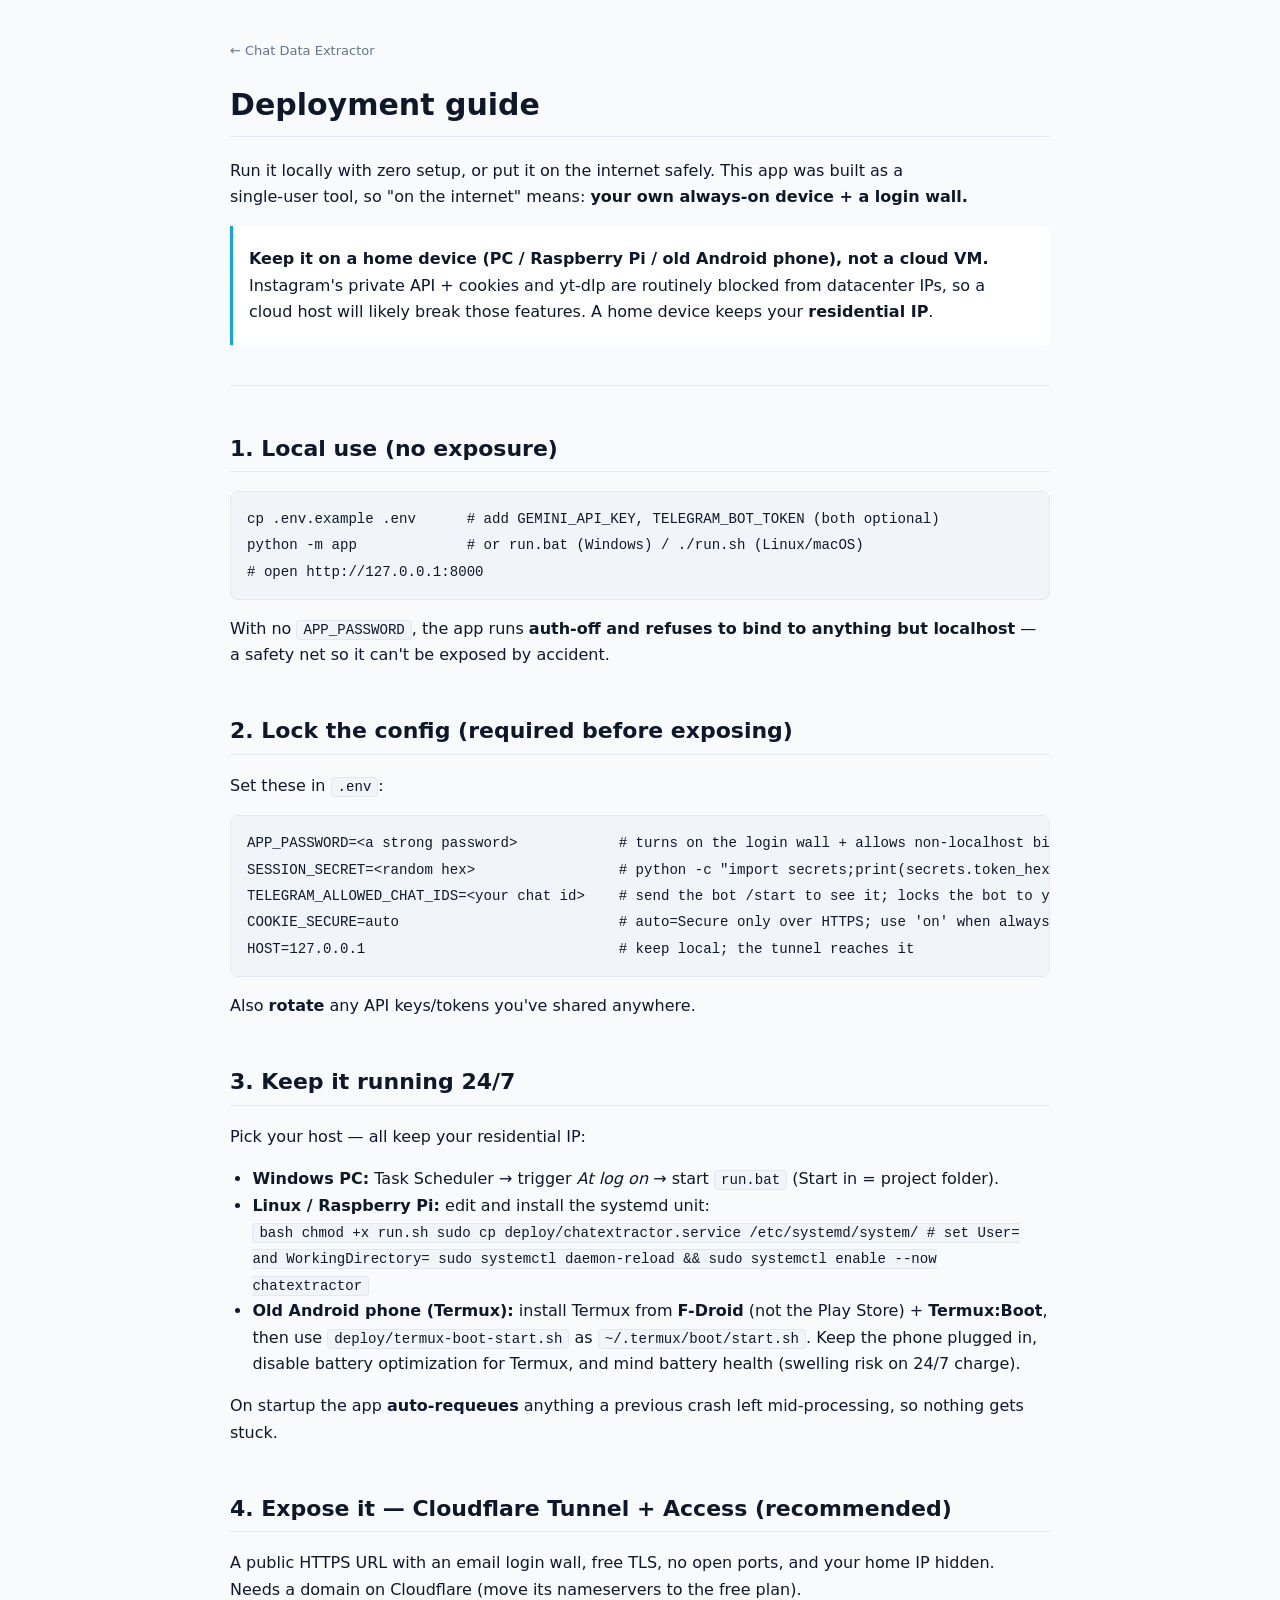
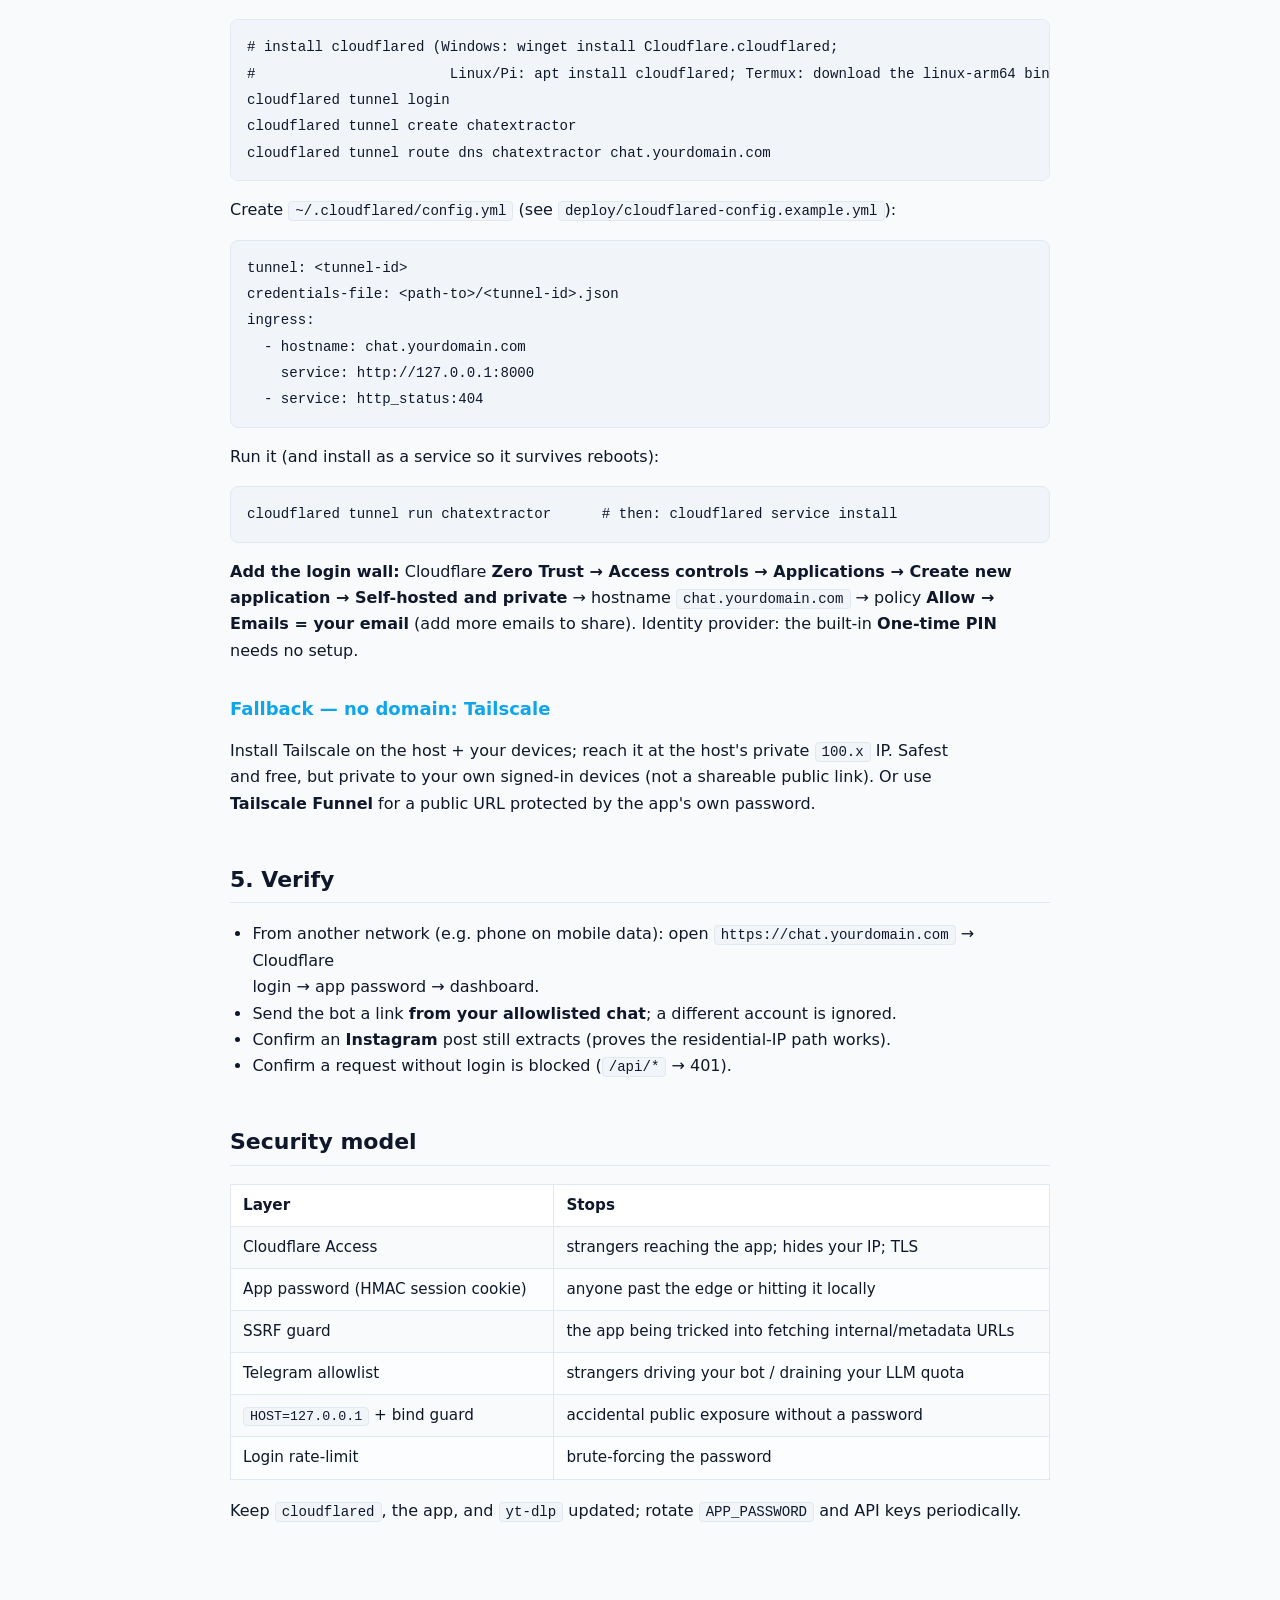
<file: DEPLOYMENT.html>
<!doctype html>
<html lang="en">
<head>
<meta charset="utf-8">
<meta name="viewport" content="width=device-width, initial-scale=1">
<title>Deployment guide · Chat Data Extractor</title>
<style>
:root {
  --bg: #f8fafc; --fg: #0f172a; --muted: #64748b; --border: #e2e8f0;
  --card: #ffffff; --code-bg: #f1f5f9; --link: #2563eb; --accent: #0ea5e9;
}
@media (prefers-color-scheme: dark) {
  :root {
    --bg: #0f172a; --fg: #e2e8f0; --muted: #94a3b8; --border: #334155;
    --card: #1e293b; --code-bg: #0b1120; --link: #60a5fa; --accent: #38bdf8;
  }
}
* { box-sizing: border-box; }
html, body { background: var(--bg); color: var(--fg); }
body {
  font: 16px/1.65 -apple-system, BlinkMacSystemFont, "Segoe UI", system-ui, sans-serif;
  margin: 0; padding: 0 20px;
}
main { max-width: 820px; margin: 0 auto; padding: 40px 0 80px; }
h1, h2, h3, h4 { line-height: 1.3; scroll-margin-top: 16px; }
h1 { font-size: 30px; border-bottom: 1px solid var(--border); padding-bottom: 12px; }
h2 { font-size: 22px; margin-top: 2.2em; border-bottom: 1px solid var(--border); padding-bottom: 8px; }
h3 { font-size: 18px; margin-top: 1.8em; color: var(--accent); }
p, li { color: var(--fg); }
a { color: var(--link); text-decoration: none; }
a:hover { text-decoration: underline; }
code { background: var(--code-bg); border: 1px solid var(--border); border-radius: 4px;
  padding: 1px 6px; font-size: 0.88em; font-family: ui-monospace, "Cascadia Code", Consolas, monospace; }
pre { background: var(--code-bg); border: 1px solid var(--border); border-radius: 8px;
  padding: 14px 16px; overflow-x: auto; }
pre code { background: none; border: none; padding: 0; }
blockquote { margin: 1em 0; padding: 4px 16px; border-left: 3px solid var(--accent);
  color: var(--muted); background: var(--card); border-radius: 0 6px 6px 0; }
table { border-collapse: collapse; width: 100%; margin: 1.2em 0; font-size: 0.95em; }
th, td { border: 1px solid var(--border); padding: 8px 12px; text-align: left; vertical-align: top; }
th { background: var(--card); }
tr:nth-child(even) td { background: color-mix(in srgb, var(--card) 50%, transparent); }
hr { border: none; border-top: 1px solid var(--border); margin: 2.5em 0; }
ul, ol { padding-left: 1.4em; }
.doc-nav { font-size: 13px; color: var(--muted); margin-bottom: 24px; }
.doc-nav a { color: var(--muted); }
img { max-width: 100%; }
</style>
</head>
<body>
<main>
<div class="doc-nav"><a href="README.md">&larr; Chat Data Extractor</a></div>
<h1 id="deployment-guide">Deployment guide</h1>
<p>Run it locally with zero setup, or put it on the internet safely. This app was built as a<br />
single-user tool, so "on the internet" means: <strong>your own always-on device + a login wall.</strong></p>
<blockquote>
<p><strong>Keep it on a home device (PC / Raspberry Pi / old Android phone), not a cloud VM.</strong><br />
Instagram's private API + cookies and yt-dlp are routinely blocked from datacenter IPs, so a<br />
cloud host will likely break those features. A home device keeps your <strong>residential IP</strong>.</p>
</blockquote>
<hr />
<h2 id="1-local-use-no-exposure">1. Local use (no exposure)</h2>
<pre><code class="language-bash">cp .env.example .env      # add GEMINI_API_KEY, TELEGRAM_BOT_TOKEN (both optional)
python -m app             # or run.bat (Windows) / ./run.sh (Linux/macOS)
# open http://127.0.0.1:8000
</code></pre>
<p>With no <code>APP_PASSWORD</code>, the app runs <strong>auth-off and refuses to bind to anything but localhost</strong> —<br />
a safety net so it can't be exposed by accident.</p>
<h2 id="2-lock-the-config-required-before-exposing">2. Lock the config (required before exposing)</h2>
<p>Set these in <code>.env</code>:</p>
<pre><code>APP_PASSWORD=&lt;a strong password&gt;            # turns on the login wall + allows non-localhost binding
SESSION_SECRET=&lt;random hex&gt;                 # python -c &quot;import secrets;print(secrets.token_hex(32))&quot;
TELEGRAM_ALLOWED_CHAT_IDS=&lt;your chat id&gt;    # send the bot /start to see it; locks the bot to you
COOKIE_SECURE=auto                          # auto=Secure only over HTTPS; use 'on' when always behind TLS
HOST=127.0.0.1                              # keep local; the tunnel reaches it
</code></pre>
<p>Also <strong>rotate</strong> any API keys/tokens you've shared anywhere.</p>
<h2 id="3-keep-it-running-247">3. Keep it running 24/7</h2>
<p>Pick your host — all keep your residential IP:</p>
<ul>
<li><strong>Windows PC:</strong> Task Scheduler → trigger <em>At log on</em> → start <code>run.bat</code> (Start in = project folder).</li>
<li><strong>Linux / Raspberry Pi:</strong> edit and install the systemd unit:<br />
<code>bash
  chmod +x run.sh
  sudo cp deploy/chatextractor.service /etc/systemd/system/   # set User= and WorkingDirectory=
  sudo systemctl daemon-reload &amp;&amp; sudo systemctl enable --now chatextractor</code></li>
<li><strong>Old Android phone (Termux):</strong> install Termux from <strong>F-Droid</strong> (not the Play Store) + <strong>Termux:Boot</strong>,<br />
  then use <code>deploy/termux-boot-start.sh</code> as <code>~/.termux/boot/start.sh</code>. Keep the phone plugged in,<br />
  disable battery optimization for Termux, and mind battery health (swelling risk on 24/7 charge).</li>
</ul>
<p>On startup the app <strong>auto-requeues</strong> anything a previous crash left mid-processing, so nothing gets stuck.</p>
<h2 id="4-expose-it-cloudflare-tunnel-access-recommended">4. Expose it — Cloudflare Tunnel + Access (recommended)</h2>
<p>A public HTTPS URL with an email login wall, free TLS, no open ports, and your home IP hidden.<br />
Needs a domain on Cloudflare (move its nameservers to the free plan).</p>
<pre><code class="language-bash"># install cloudflared (Windows: winget install Cloudflare.cloudflared;
#                       Linux/Pi: apt install cloudflared; Termux: download the linux-arm64 binary)
cloudflared tunnel login
cloudflared tunnel create chatextractor
cloudflared tunnel route dns chatextractor chat.yourdomain.com
</code></pre>
<p>Create <code>~/.cloudflared/config.yml</code> (see <code>deploy/cloudflared-config.example.yml</code>):</p>
<pre><code class="language-yaml">tunnel: &lt;tunnel-id&gt;
credentials-file: &lt;path-to&gt;/&lt;tunnel-id&gt;.json
ingress:
  - hostname: chat.yourdomain.com
    service: http://127.0.0.1:8000
  - service: http_status:404
</code></pre>
<p>Run it (and install as a service so it survives reboots):</p>
<pre><code class="language-bash">cloudflared tunnel run chatextractor      # then: cloudflared service install
</code></pre>
<p><strong>Add the login wall:</strong> Cloudflare <strong>Zero Trust → Access controls → Applications → Create new<br />
application → Self-hosted and private</strong> → hostname <code>chat.yourdomain.com</code> → policy <strong>Allow →<br />
Emails = your email</strong> (add more emails to share). Identity provider: the built-in <strong>One-time PIN</strong><br />
needs no setup.</p>
<h3 id="fallback-no-domain-tailscale">Fallback — no domain: Tailscale</h3>
<p>Install Tailscale on the host + your devices; reach it at the host's private <code>100.x</code> IP. Safest<br />
and free, but private to your own signed-in devices (not a shareable public link). Or use<br />
<strong>Tailscale Funnel</strong> for a public URL protected by the app's own password.</p>
<h2 id="5-verify">5. Verify</h2>
<ul>
<li>From another network (e.g. phone on mobile data): open <code>https://chat.yourdomain.com</code> → Cloudflare<br />
  login → app password → dashboard.</li>
<li>Send the bot a link <strong>from your allowlisted chat</strong>; a different account is ignored.</li>
<li>Confirm an <strong>Instagram</strong> post still extracts (proves the residential-IP path works).</li>
<li>Confirm a request without login is blocked (<code>/api/*</code> → 401).</li>
</ul>
<h2 id="security-model">Security model</h2>
<table>
<thead>
<tr>
<th>Layer</th>
<th>Stops</th>
</tr>
</thead>
<tbody>
<tr>
<td>Cloudflare Access</td>
<td>strangers reaching the app; hides your IP; TLS</td>
</tr>
<tr>
<td>App password (HMAC session cookie)</td>
<td>anyone past the edge or hitting it locally</td>
</tr>
<tr>
<td>SSRF guard</td>
<td>the app being tricked into fetching internal/metadata URLs</td>
</tr>
<tr>
<td>Telegram allowlist</td>
<td>strangers driving your bot / draining your LLM quota</td>
</tr>
<tr>
<td><code>HOST=127.0.0.1</code> + bind guard</td>
<td>accidental public exposure without a password</td>
</tr>
<tr>
<td>Login rate-limit</td>
<td>brute-forcing the password</td>
</tr>
</tbody>
</table>
<p>Keep <code>cloudflared</code>, the app, and <code>yt-dlp</code> updated; rotate <code>APP_PASSWORD</code> and API keys periodically.</p>
</main>
</body>
</html>
</file>
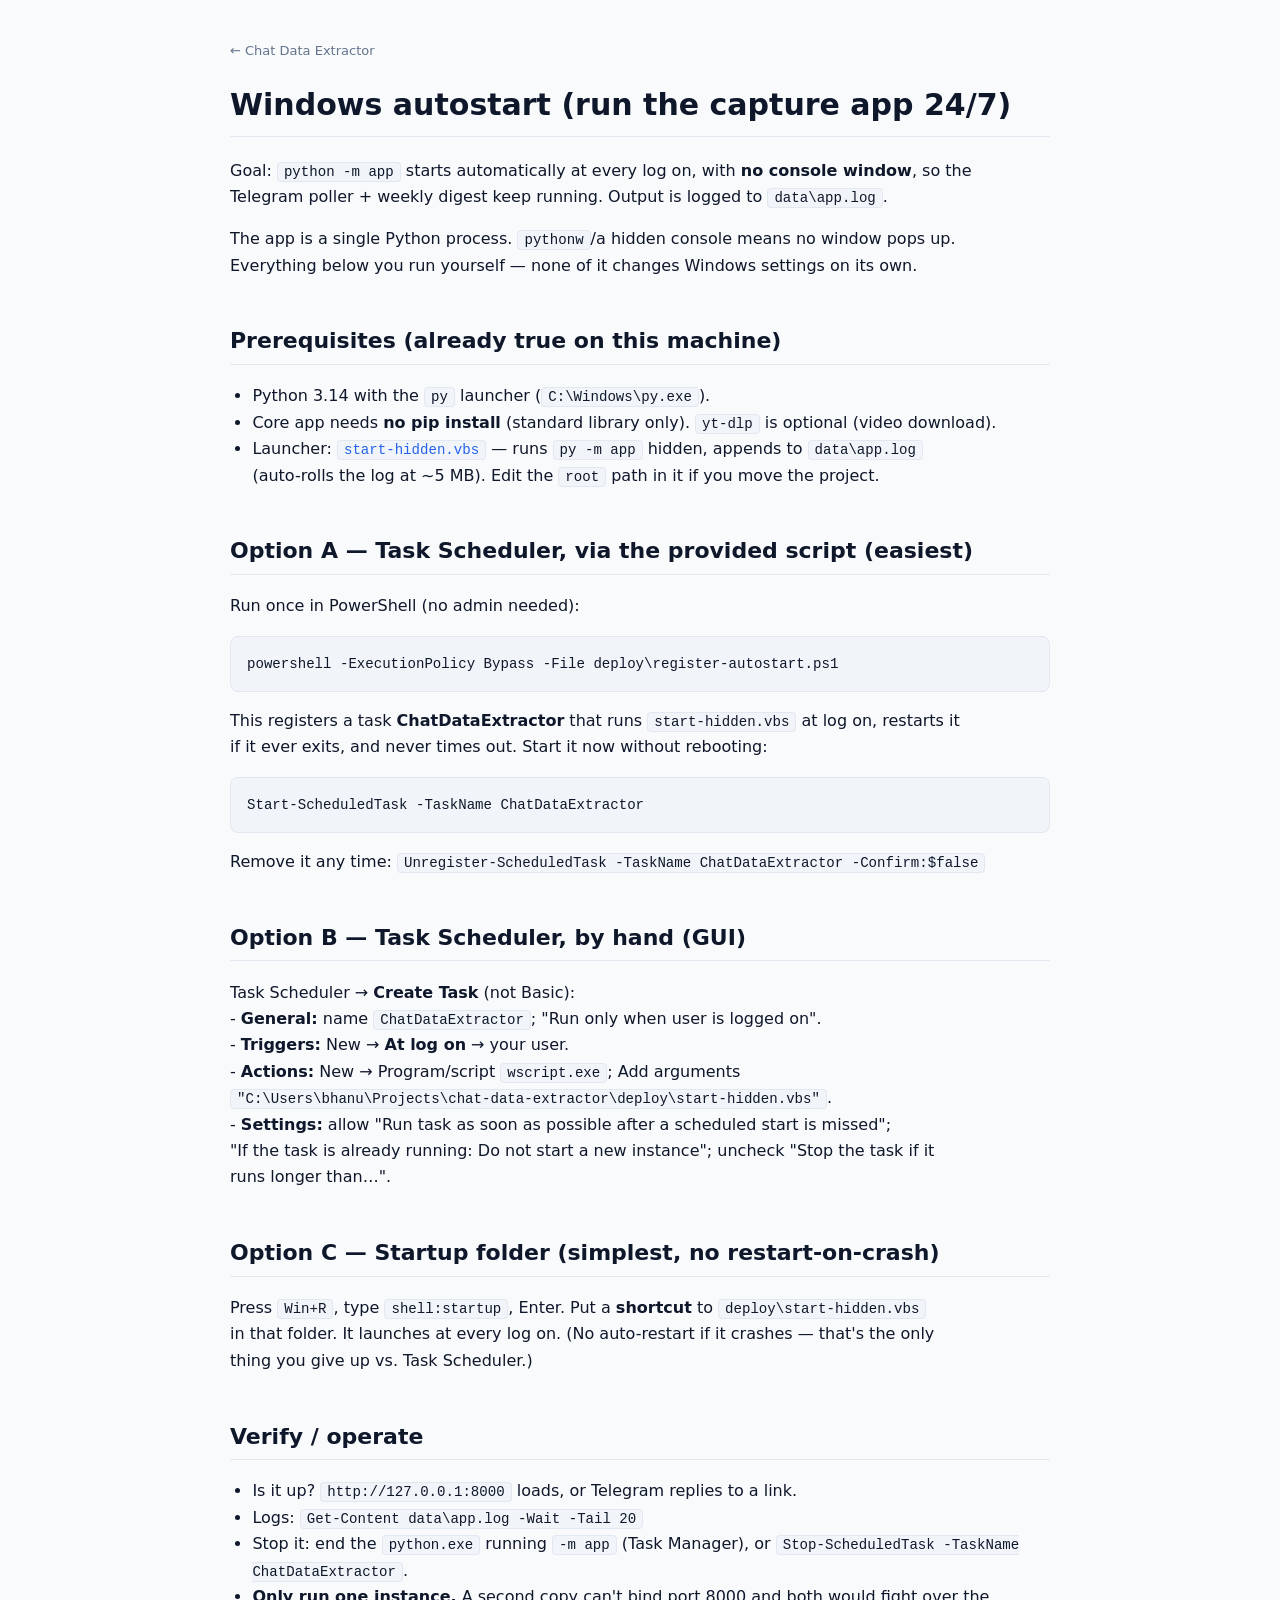
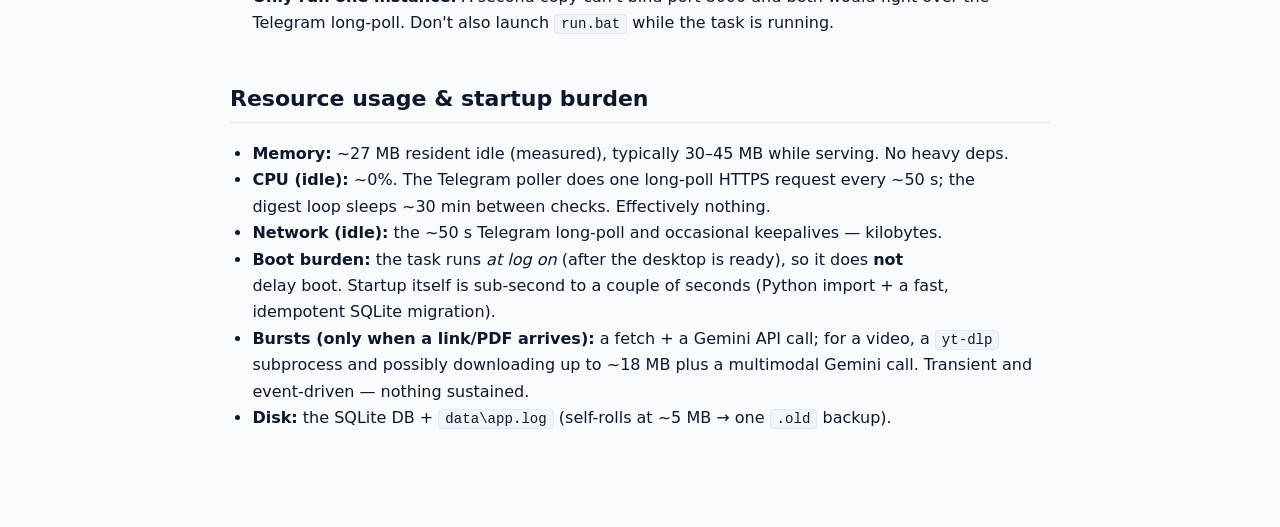
<file: deploy/WINDOWS_AUTOSTART.html>
<!doctype html>
<html lang="en">
<head>
<meta charset="utf-8">
<meta name="viewport" content="width=device-width, initial-scale=1">
<title>Windows autostart (run the capture app 24/7) · Chat Data Extractor</title>
<style>
:root {
  --bg: #f8fafc; --fg: #0f172a; --muted: #64748b; --border: #e2e8f0;
  --card: #ffffff; --code-bg: #f1f5f9; --link: #2563eb; --accent: #0ea5e9;
}
@media (prefers-color-scheme: dark) {
  :root {
    --bg: #0f172a; --fg: #e2e8f0; --muted: #94a3b8; --border: #334155;
    --card: #1e293b; --code-bg: #0b1120; --link: #60a5fa; --accent: #38bdf8;
  }
}
* { box-sizing: border-box; }
html, body { background: var(--bg); color: var(--fg); }
body {
  font: 16px/1.65 -apple-system, BlinkMacSystemFont, "Segoe UI", system-ui, sans-serif;
  margin: 0; padding: 0 20px;
}
main { max-width: 820px; margin: 0 auto; padding: 40px 0 80px; }
h1, h2, h3, h4 { line-height: 1.3; scroll-margin-top: 16px; }
h1 { font-size: 30px; border-bottom: 1px solid var(--border); padding-bottom: 12px; }
h2 { font-size: 22px; margin-top: 2.2em; border-bottom: 1px solid var(--border); padding-bottom: 8px; }
h3 { font-size: 18px; margin-top: 1.8em; color: var(--accent); }
p, li { color: var(--fg); }
a { color: var(--link); text-decoration: none; }
a:hover { text-decoration: underline; }
code { background: var(--code-bg); border: 1px solid var(--border); border-radius: 4px;
  padding: 1px 6px; font-size: 0.88em; font-family: ui-monospace, "Cascadia Code", Consolas, monospace; }
pre { background: var(--code-bg); border: 1px solid var(--border); border-radius: 8px;
  padding: 14px 16px; overflow-x: auto; }
pre code { background: none; border: none; padding: 0; }
blockquote { margin: 1em 0; padding: 4px 16px; border-left: 3px solid var(--accent);
  color: var(--muted); background: var(--card); border-radius: 0 6px 6px 0; }
table { border-collapse: collapse; width: 100%; margin: 1.2em 0; font-size: 0.95em; }
th, td { border: 1px solid var(--border); padding: 8px 12px; text-align: left; vertical-align: top; }
th { background: var(--card); }
tr:nth-child(even) td { background: color-mix(in srgb, var(--card) 50%, transparent); }
hr { border: none; border-top: 1px solid var(--border); margin: 2.5em 0; }
ul, ol { padding-left: 1.4em; }
.doc-nav { font-size: 13px; color: var(--muted); margin-bottom: 24px; }
.doc-nav a { color: var(--muted); }
img { max-width: 100%; }
</style>
</head>
<body>
<main>
<div class="doc-nav"><a href="../README.md">&larr; Chat Data Extractor</a></div>
<h1 id="windows-autostart-run-the-capture-app-247">Windows autostart (run the capture app 24/7)</h1>
<p>Goal: <code>python -m app</code> starts automatically at every log on, with <strong>no console window</strong>, so the<br />
Telegram poller + weekly digest keep running. Output is logged to <code>data\app.log</code>.</p>
<p>The app is a single Python process. <code>pythonw</code>/a hidden console means no window pops up.<br />
Everything below you run yourself — none of it changes Windows settings on its own.</p>
<h2 id="prerequisites-already-true-on-this-machine">Prerequisites (already true on this machine)</h2>
<ul>
<li>Python 3.14 with the <code>py</code> launcher (<code>C:\Windows\py.exe</code>).</li>
<li>Core app needs <strong>no pip install</strong> (standard library only). <code>yt-dlp</code> is optional (video download).</li>
<li>Launcher: <a href="start-hidden.vbs"><code>start-hidden.vbs</code></a> — runs <code>py -m app</code> hidden, appends to <code>data\app.log</code><br />
  (auto-rolls the log at ~5 MB). Edit the <code>root</code> path in it if you move the project.</li>
</ul>
<h2 id="option-a-task-scheduler-via-the-provided-script-easiest">Option A — Task Scheduler, via the provided script (easiest)</h2>
<p>Run once in PowerShell (no admin needed):</p>
<pre><code>powershell -ExecutionPolicy Bypass -File deploy\register-autostart.ps1
</code></pre>
<p>This registers a task <strong>ChatDataExtractor</strong> that runs <code>start-hidden.vbs</code> at log on, restarts it<br />
if it ever exits, and never times out. Start it now without rebooting:</p>
<pre><code>Start-ScheduledTask -TaskName ChatDataExtractor
</code></pre>
<p>Remove it any time: <code>Unregister-ScheduledTask -TaskName ChatDataExtractor -Confirm:$false</code></p>
<h2 id="option-b-task-scheduler-by-hand-gui">Option B — Task Scheduler, by hand (GUI)</h2>
<p>Task Scheduler → <strong>Create Task</strong> (not Basic):<br />
- <strong>General:</strong> name <code>ChatDataExtractor</code>; "Run only when user is logged on".<br />
- <strong>Triggers:</strong> New → <strong>At log on</strong> → your user.<br />
- <strong>Actions:</strong> New → Program/script <code>wscript.exe</code>; Add arguments<br />
<code>"C:\Users\bhanu\Projects\chat-data-extractor\deploy\start-hidden.vbs"</code>.<br />
- <strong>Settings:</strong> allow "Run task as soon as possible after a scheduled start is missed";<br />
  "If the task is already running: Do not start a new instance"; uncheck "Stop the task if it<br />
  runs longer than…".</p>
<h2 id="option-c-startup-folder-simplest-no-restart-on-crash">Option C — Startup folder (simplest, no restart-on-crash)</h2>
<p>Press <code>Win+R</code>, type <code>shell:startup</code>, Enter. Put a <strong>shortcut</strong> to <code>deploy\start-hidden.vbs</code><br />
in that folder. It launches at every log on. (No auto-restart if it crashes — that's the only<br />
thing you give up vs. Task Scheduler.)</p>
<h2 id="verify-operate">Verify / operate</h2>
<ul>
<li>Is it up? <code>http://127.0.0.1:8000</code> loads, or Telegram replies to a link.</li>
<li>Logs: <code>Get-Content data\app.log -Wait -Tail 20</code></li>
<li>Stop it: end the <code>python.exe</code> running <code>-m app</code> (Task Manager), or <code>Stop-ScheduledTask -TaskName ChatDataExtractor</code>.</li>
<li><strong>Only run one instance.</strong> A second copy can't bind port 8000 and both would fight over the<br />
  Telegram long-poll. Don't also launch <code>run.bat</code> while the task is running.</li>
</ul>
<h2 id="resource-usage-startup-burden">Resource usage &amp; startup burden</h2>
<ul>
<li><strong>Memory:</strong> ~27 MB resident idle (measured), typically 30–45 MB while serving. No heavy deps.</li>
<li><strong>CPU (idle):</strong> ~0%. The Telegram poller does one long-poll HTTPS request every ~50 s; the<br />
  digest loop sleeps ~30 min between checks. Effectively nothing.</li>
<li><strong>Network (idle):</strong> the ~50 s Telegram long-poll and occasional keepalives — kilobytes.</li>
<li><strong>Boot burden:</strong> the task runs <em>at log on</em> (after the desktop is ready), so it does <strong>not</strong><br />
  delay boot. Startup itself is sub-second to a couple of seconds (Python import + a fast,<br />
  idempotent SQLite migration).</li>
<li><strong>Bursts (only when a link/PDF arrives):</strong> a fetch + a Gemini API call; for a video, a <code>yt-dlp</code><br />
  subprocess and possibly downloading up to ~18 MB plus a multimodal Gemini call. Transient and<br />
  event-driven — nothing sustained.</li>
<li><strong>Disk:</strong> the SQLite DB + <code>data\app.log</code> (self-rolls at ~5 MB → one <code>.old</code> backup).</li>
</ul>
</main>
</body>
</html>
</file>
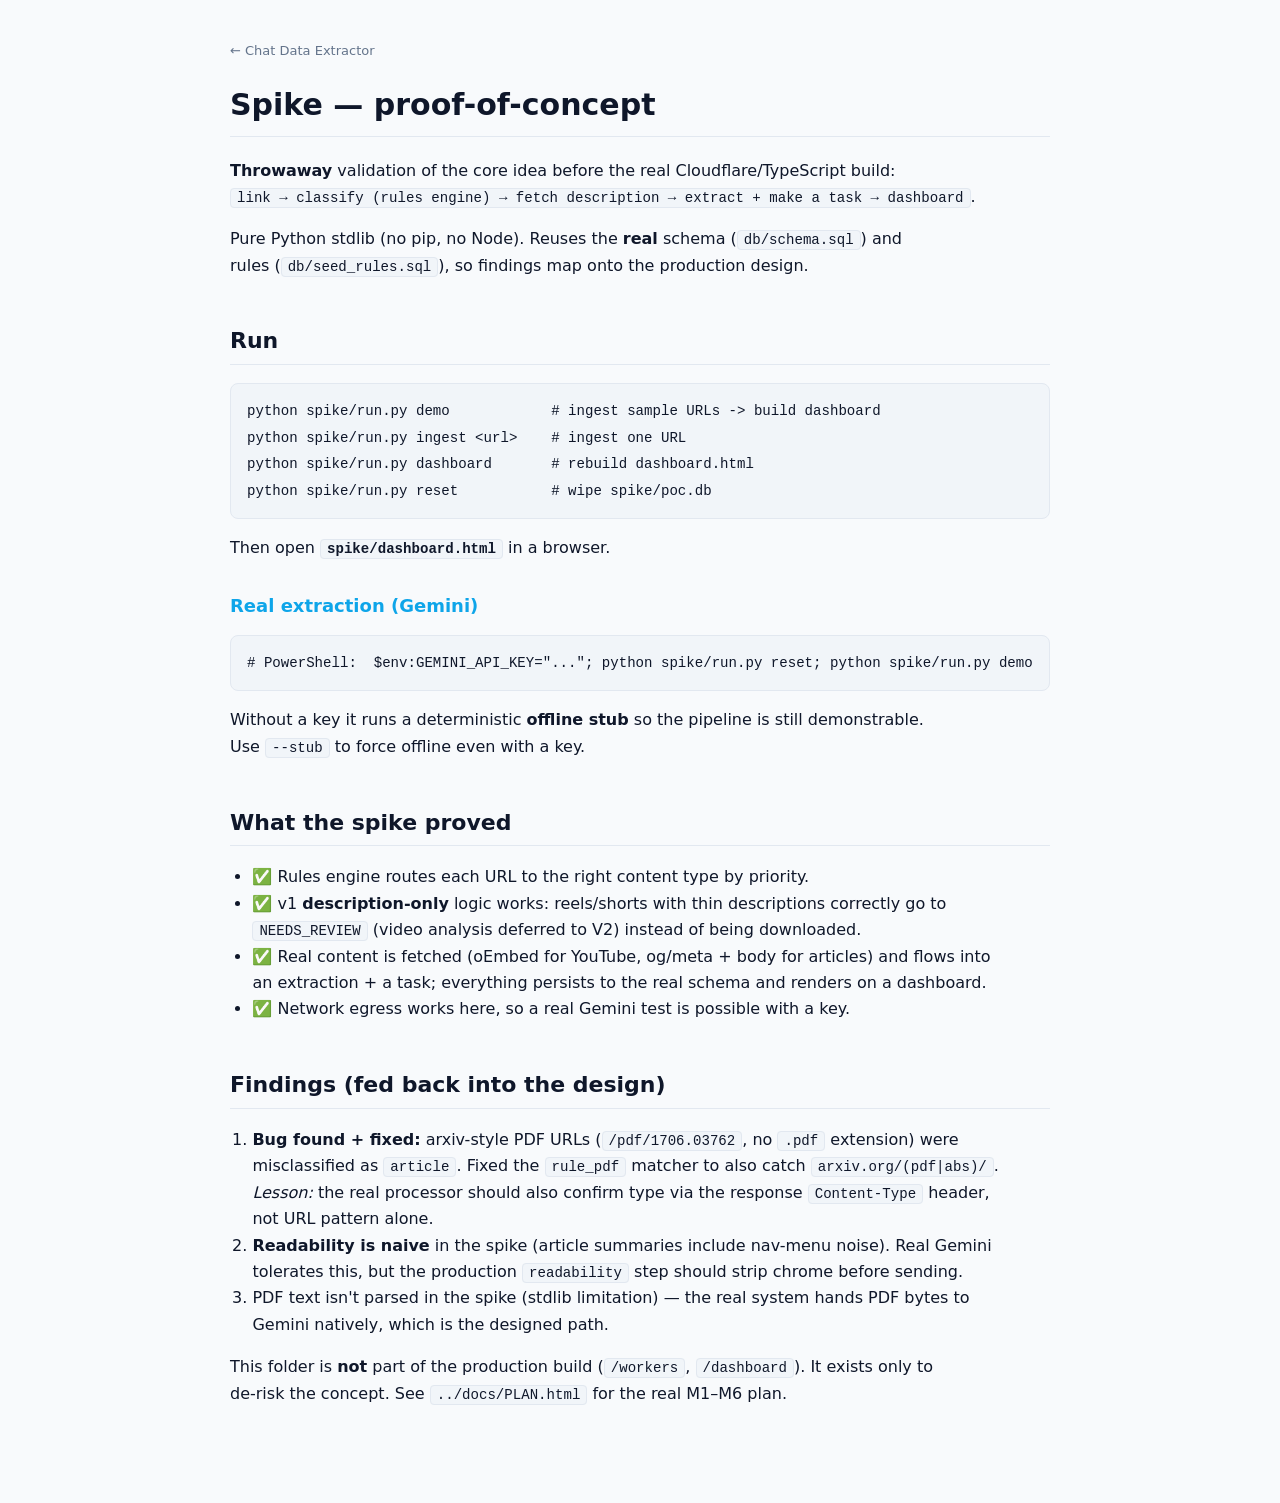
<file: spike/README.html>
<!doctype html>
<html lang="en">
<head>
<meta charset="utf-8">
<meta name="viewport" content="width=device-width, initial-scale=1">
<title>Spike — proof-of-concept · Chat Data Extractor</title>
<style>
:root {
  --bg: #f8fafc; --fg: #0f172a; --muted: #64748b; --border: #e2e8f0;
  --card: #ffffff; --code-bg: #f1f5f9; --link: #2563eb; --accent: #0ea5e9;
}
@media (prefers-color-scheme: dark) {
  :root {
    --bg: #0f172a; --fg: #e2e8f0; --muted: #94a3b8; --border: #334155;
    --card: #1e293b; --code-bg: #0b1120; --link: #60a5fa; --accent: #38bdf8;
  }
}
* { box-sizing: border-box; }
html, body { background: var(--bg); color: var(--fg); }
body {
  font: 16px/1.65 -apple-system, BlinkMacSystemFont, "Segoe UI", system-ui, sans-serif;
  margin: 0; padding: 0 20px;
}
main { max-width: 820px; margin: 0 auto; padding: 40px 0 80px; }
h1, h2, h3, h4 { line-height: 1.3; scroll-margin-top: 16px; }
h1 { font-size: 30px; border-bottom: 1px solid var(--border); padding-bottom: 12px; }
h2 { font-size: 22px; margin-top: 2.2em; border-bottom: 1px solid var(--border); padding-bottom: 8px; }
h3 { font-size: 18px; margin-top: 1.8em; color: var(--accent); }
p, li { color: var(--fg); }
a { color: var(--link); text-decoration: none; }
a:hover { text-decoration: underline; }
code { background: var(--code-bg); border: 1px solid var(--border); border-radius: 4px;
  padding: 1px 6px; font-size: 0.88em; font-family: ui-monospace, "Cascadia Code", Consolas, monospace; }
pre { background: var(--code-bg); border: 1px solid var(--border); border-radius: 8px;
  padding: 14px 16px; overflow-x: auto; }
pre code { background: none; border: none; padding: 0; }
blockquote { margin: 1em 0; padding: 4px 16px; border-left: 3px solid var(--accent);
  color: var(--muted); background: var(--card); border-radius: 0 6px 6px 0; }
table { border-collapse: collapse; width: 100%; margin: 1.2em 0; font-size: 0.95em; }
th, td { border: 1px solid var(--border); padding: 8px 12px; text-align: left; vertical-align: top; }
th { background: var(--card); }
tr:nth-child(even) td { background: color-mix(in srgb, var(--card) 50%, transparent); }
hr { border: none; border-top: 1px solid var(--border); margin: 2.5em 0; }
ul, ol { padding-left: 1.4em; }
.doc-nav { font-size: 13px; color: var(--muted); margin-bottom: 24px; }
.doc-nav a { color: var(--muted); }
img { max-width: 100%; }
</style>
</head>
<body>
<main>
<div class="doc-nav"><a href="../README.md">&larr; Chat Data Extractor</a></div>
<h1 id="spike-proof-of-concept">Spike — proof-of-concept</h1>
<p><strong>Throwaway</strong> validation of the core idea before the real Cloudflare/TypeScript build:<br />
<code>link → classify (rules engine) → fetch description → extract + make a task → dashboard</code>.</p>
<p>Pure Python stdlib (no pip, no Node). Reuses the <strong>real</strong> schema (<code>db/schema.sql</code>) and<br />
rules (<code>db/seed_rules.sql</code>), so findings map onto the production design.</p>
<h2 id="run">Run</h2>
<pre><code class="language-bash">python spike/run.py demo            # ingest sample URLs -&gt; build dashboard
python spike/run.py ingest &lt;url&gt;    # ingest one URL
python spike/run.py dashboard       # rebuild dashboard.html
python spike/run.py reset           # wipe spike/poc.db
</code></pre>
<p>Then open <strong><code>spike/dashboard.html</code></strong> in a browser.</p>
<h3 id="real-extraction-gemini">Real extraction (Gemini)</h3>
<pre><code class="language-bash"># PowerShell:  $env:GEMINI_API_KEY=&quot;...&quot;; python spike/run.py reset; python spike/run.py demo
</code></pre>
<p>Without a key it runs a deterministic <strong>offline stub</strong> so the pipeline is still demonstrable.<br />
Use <code>--stub</code> to force offline even with a key.</p>
<h2 id="what-the-spike-proved">What the spike proved</h2>
<ul>
<li>✅ Rules engine routes each URL to the right content type by priority.</li>
<li>✅ v1 <strong>description-only</strong> logic works: reels/shorts with thin descriptions correctly go to<br />
<code>NEEDS_REVIEW</code> (video analysis deferred to V2) instead of being downloaded.</li>
<li>✅ Real content is fetched (oEmbed for YouTube, og/meta + body for articles) and flows into<br />
  an extraction + a task; everything persists to the real schema and renders on a dashboard.</li>
<li>✅ Network egress works here, so a real Gemini test is possible with a key.</li>
</ul>
<h2 id="findings-fed-back-into-the-design">Findings (fed back into the design)</h2>
<ol>
<li><strong>Bug found + fixed:</strong> arxiv-style PDF URLs (<code>/pdf/1706.03762</code>, no <code>.pdf</code> extension) were<br />
   misclassified as <code>article</code>. Fixed the <code>rule_pdf</code> matcher to also catch <code>arxiv.org/(pdf|abs)/</code>.<br />
<em>Lesson:</em> the real processor should also confirm type via the response <code>Content-Type</code> header,<br />
   not URL pattern alone.</li>
<li><strong>Readability is naive</strong> in the spike (article summaries include nav-menu noise). Real Gemini<br />
   tolerates this, but the production <code>readability</code> step should strip chrome before sending.</li>
<li>PDF text isn't parsed in the spike (stdlib limitation) — the real system hands PDF bytes to<br />
   Gemini natively, which is the designed path.</li>
</ol>
<p>This folder is <strong>not</strong> part of the production build (<code>/workers</code>, <code>/dashboard</code>). It exists only to<br />
de-risk the concept. See <code>../docs/PLAN.html</code> for the real M1–M6 plan.</p>
</main>
</body>
</html>
</file>
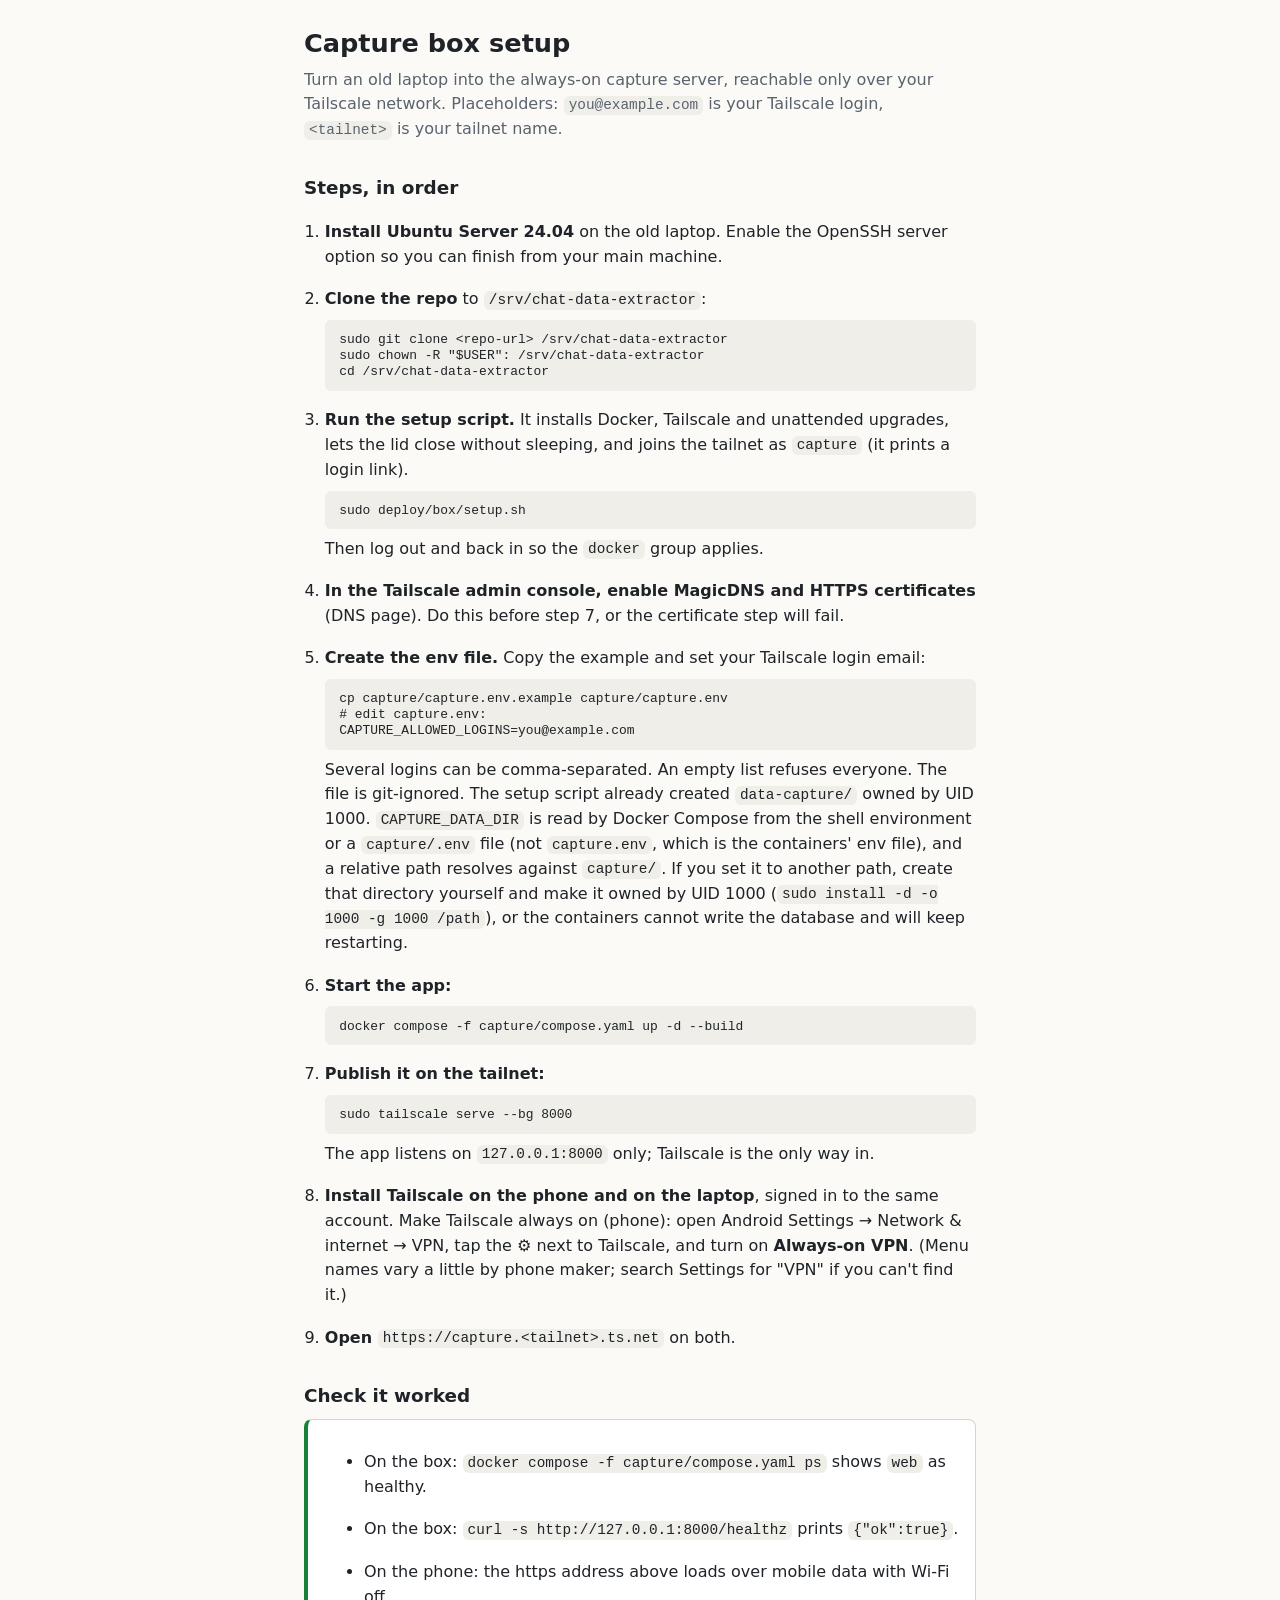
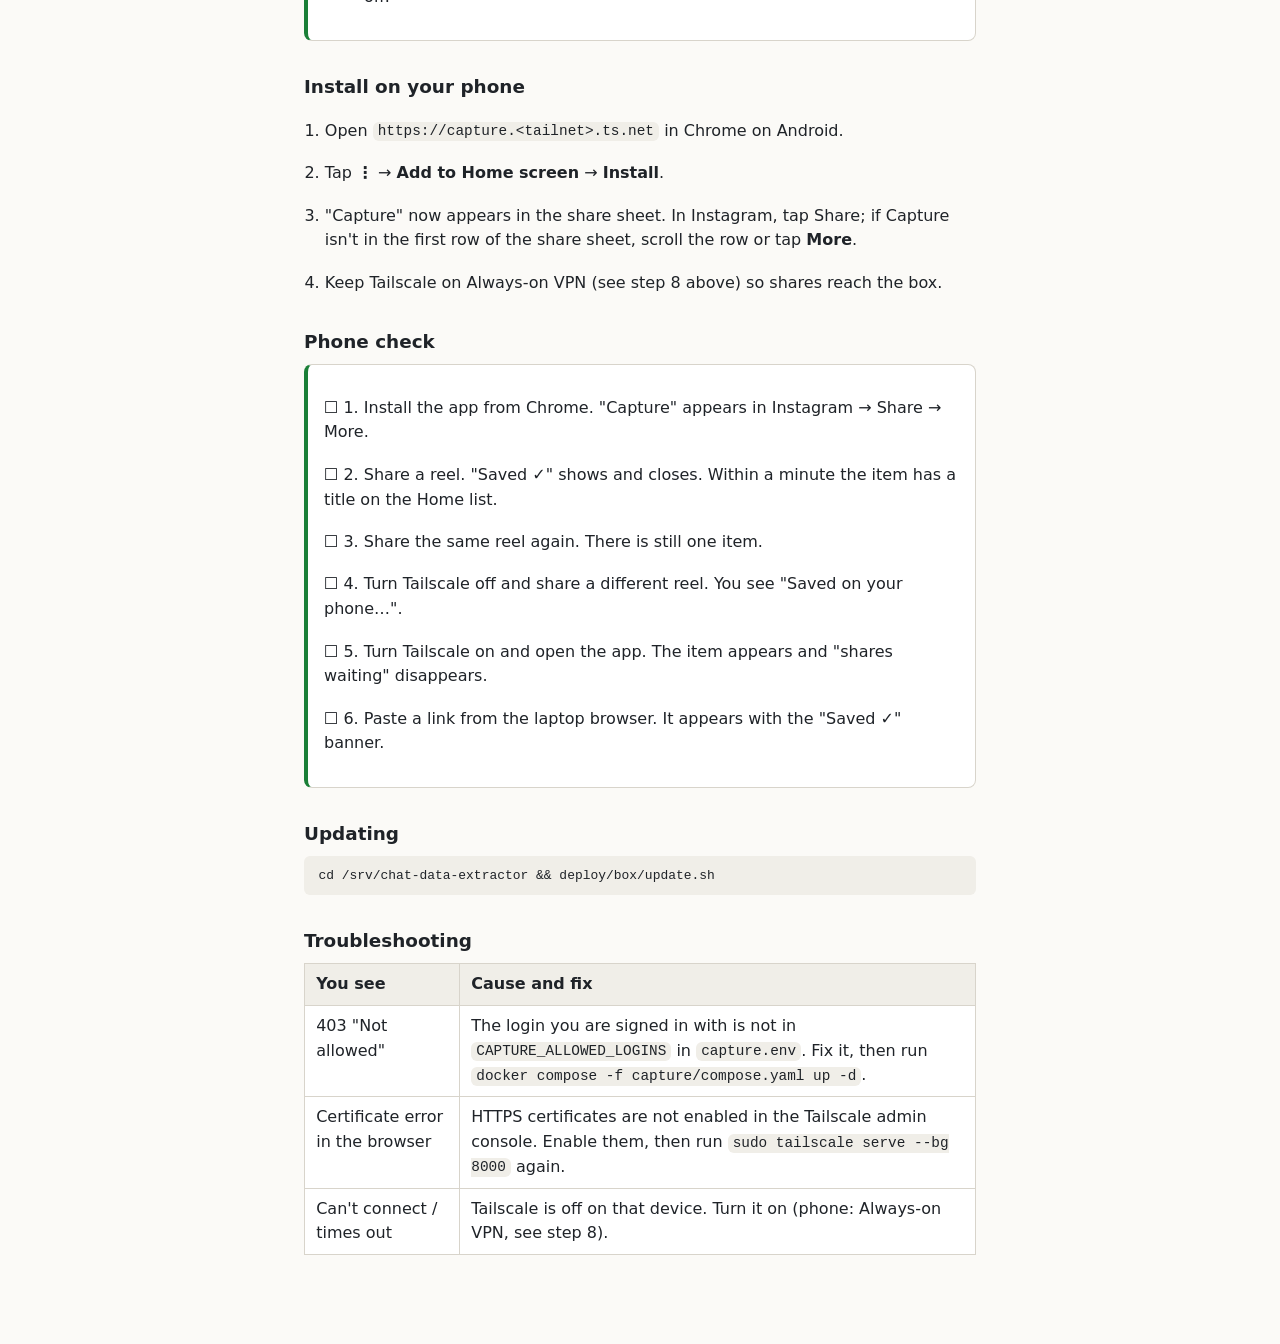
<file: deploy/box/BOX_SETUP.html>
<!doctype html>
<html lang="en">
<head>
<meta charset="utf-8">
<meta name="viewport" content="width=device-width, initial-scale=1">
<title>Capture box setup</title>
<style>
  :root { --bg:#fbfaf7; --fg:#1f2328; --muted:#59636e; --card:#fff; --line:#d8d4cb; --accent:#0b6bcb; --code:#f0eee8; --ok:#1a7f37; }
  @media (prefers-color-scheme: dark) {
    :root { --bg:#16181b; --fg:#e6e6e6; --muted:#9aa4af; --card:#1f2226; --line:#33383e; --accent:#6cb2ff; --code:#272b30; --ok:#56d364; }
  }
  * { box-sizing: border-box; }
  body { margin:0; background:var(--bg); color:var(--fg); font:16px/1.55 system-ui,-apple-system,Segoe UI,sans-serif; }
  main { max-width:44rem; margin:0 auto; padding:1.5rem 16px 4rem; }
  h1 { font-size:1.6rem; margin:0 0 .25rem; }
  h2 { font-size:1.15rem; margin:2rem 0 .5rem; }
  p.lead { color:var(--muted); margin-top:0; }
  ol { padding-left:1.3rem; }
  li { margin:1.1rem 0; }
  code, pre { background:var(--code); border-radius:6px; font:.9em ui-monospace,Menlo,Consolas,monospace; }
  code { padding:.1em .35em; }
  pre { padding:.7rem .9rem; overflow-x:auto; margin:.5rem 0; }
  pre code { padding:0; background:none; }
  .box { background:var(--card); border:1px solid var(--line); border-left:4px solid var(--ok); border-radius:8px; padding:.8rem 1rem; }
  .table-wrap { overflow-x:auto; }
  table { border-collapse:collapse; width:100%; min-width:30rem; background:var(--card); }
  th, td { border:1px solid var(--line); padding:.5rem .7rem; text-align:left; vertical-align:top; }
  th { background:var(--code); }
</style>
</head>
<body>
<main>
  <h1>Capture box setup</h1>
  <p class="lead">Turn an old laptop into the always-on capture server, reachable only over your Tailscale network. Placeholders: <code>you@example.com</code> is your Tailscale login, <code>&lt;tailnet&gt;</code> is your tailnet name.</p>

  <h2>Steps, in order</h2>
  <ol>
    <li><strong>Install Ubuntu Server 24.04</strong> on the old laptop. Enable the OpenSSH server option so you can finish from your main machine.</li>
    <li><strong>Clone the repo</strong> to <code>/srv/chat-data-extractor</code>:
<pre><code>sudo git clone &lt;repo-url&gt; /srv/chat-data-extractor
sudo chown -R "$USER": /srv/chat-data-extractor
cd /srv/chat-data-extractor</code></pre></li>
    <li><strong>Run the setup script.</strong> It installs Docker, Tailscale and unattended upgrades, lets the lid close without sleeping, and joins the tailnet as <code>capture</code> (it prints a login link).
<pre><code>sudo deploy/box/setup.sh</code></pre>
      Then log out and back in so the <code>docker</code> group applies.</li>
    <li><strong>In the Tailscale admin console, enable MagicDNS and HTTPS certificates</strong> (DNS page). Do this before step 7, or the certificate step will fail.</li>
    <li><strong>Create the env file.</strong> Copy the example and set your Tailscale login email:
<pre><code>cp capture/capture.env.example capture/capture.env
# edit capture.env:
CAPTURE_ALLOWED_LOGINS=you@example.com</code></pre>
      Several logins can be comma-separated. An empty list refuses everyone. The file is git-ignored. The setup script already created <code>data-capture/</code> owned by UID 1000. <code>CAPTURE_DATA_DIR</code> is read by Docker Compose from the shell environment or a <code>capture/.env</code> file (not <code>capture.env</code>, which is the containers' env file), and a relative path resolves against <code>capture/</code>. If you set it to another path, create that directory yourself and make it owned by UID 1000 (<code>sudo install -d -o 1000 -g 1000 /path</code>), or the containers cannot write the database and will keep restarting.</li>
    <li><strong>Start the app:</strong>
<pre><code>docker compose -f capture/compose.yaml up -d --build</code></pre></li>
    <li><strong>Publish it on the tailnet:</strong>
<pre><code>sudo tailscale serve --bg 8000</code></pre>
      The app listens on <code>127.0.0.1:8000</code> only; Tailscale is the only way in.</li>
    <li><strong>Install Tailscale on the phone and on the laptop</strong>, signed in to the same account. Make Tailscale always on (phone): open Android Settings &rarr; Network &amp; internet &rarr; VPN, tap the &#9881; next to Tailscale, and turn on <strong>Always-on VPN</strong>. (Menu names vary a little by phone maker; search Settings for "VPN" if you can't find it.)</li>
    <li><strong>Open <code>https://capture.&lt;tailnet&gt;.ts.net</code></strong> on both.</li>
  </ol>

  <h2>Check it worked</h2>
  <div class="box">
    <ul>
      <li>On the box: <code>docker compose -f capture/compose.yaml ps</code> shows <code>web</code> as healthy.</li>
      <li>On the box: <code>curl -s http://127.0.0.1:8000/healthz</code> prints <code>{"ok":true}</code>.</li>
      <li>On the phone: the https address above loads over mobile data with Wi-Fi off.</li>
    </ul>
  </div>

  <h2>Install on your phone</h2>
  <ol>
    <li>Open <code>https://capture.&lt;tailnet&gt;.ts.net</code> in Chrome on Android.</li>
    <li>Tap <strong>&#8942;</strong> &rarr; <strong>Add to Home screen</strong> &rarr; <strong>Install</strong>.</li>
    <li>"Capture" now appears in the share sheet. In Instagram, tap Share; if Capture isn't in the first row of the share sheet, scroll the row or tap <strong>More</strong>.</li>
    <li>Keep Tailscale on Always-on VPN (see step 8 above) so shares reach the box.</li>
  </ol>

  <h2>Phone check</h2>
  <div class="box">
    <ul style="list-style:none;padding-left:0">
      <li>&#9744; 1. Install the app from Chrome. "Capture" appears in Instagram &rarr; Share &rarr; More.</li>
      <li>&#9744; 2. Share a reel. "Saved &#10003;" shows and closes. Within a minute the item has a title on the Home list.</li>
      <li>&#9744; 3. Share the same reel again. There is still one item.</li>
      <li>&#9744; 4. Turn Tailscale off and share a different reel. You see "Saved on your phone&hellip;".</li>
      <li>&#9744; 5. Turn Tailscale on and open the app. The item appears and "shares waiting" disappears.</li>
      <li>&#9744; 6. Paste a link from the laptop browser. It appears with the "Saved &#10003;" banner.</li>
    </ul>
  </div>

  <h2>Updating</h2>
<pre><code>cd /srv/chat-data-extractor &amp;&amp; deploy/box/update.sh</code></pre>

  <h2>Troubleshooting</h2>
  <div class="table-wrap">
  <table>
    <tr><th>You see</th><th>Cause and fix</th></tr>
    <tr><td>403 "Not allowed"</td><td>The login you are signed in with is not in <code>CAPTURE_ALLOWED_LOGINS</code> in <code>capture.env</code>. Fix it, then run <code>docker compose -f capture/compose.yaml up -d</code>.</td></tr>
    <tr><td>Certificate error in the browser</td><td>HTTPS certificates are not enabled in the Tailscale admin console. Enable them, then run <code>sudo tailscale serve --bg 8000</code> again.</td></tr>
    <tr><td>Can't connect / times out</td><td>Tailscale is off on that device. Turn it on (phone: Always-on VPN, see step 8).</td></tr>
  </table>
  </div>
</main>
</body>
</html>
</file>
